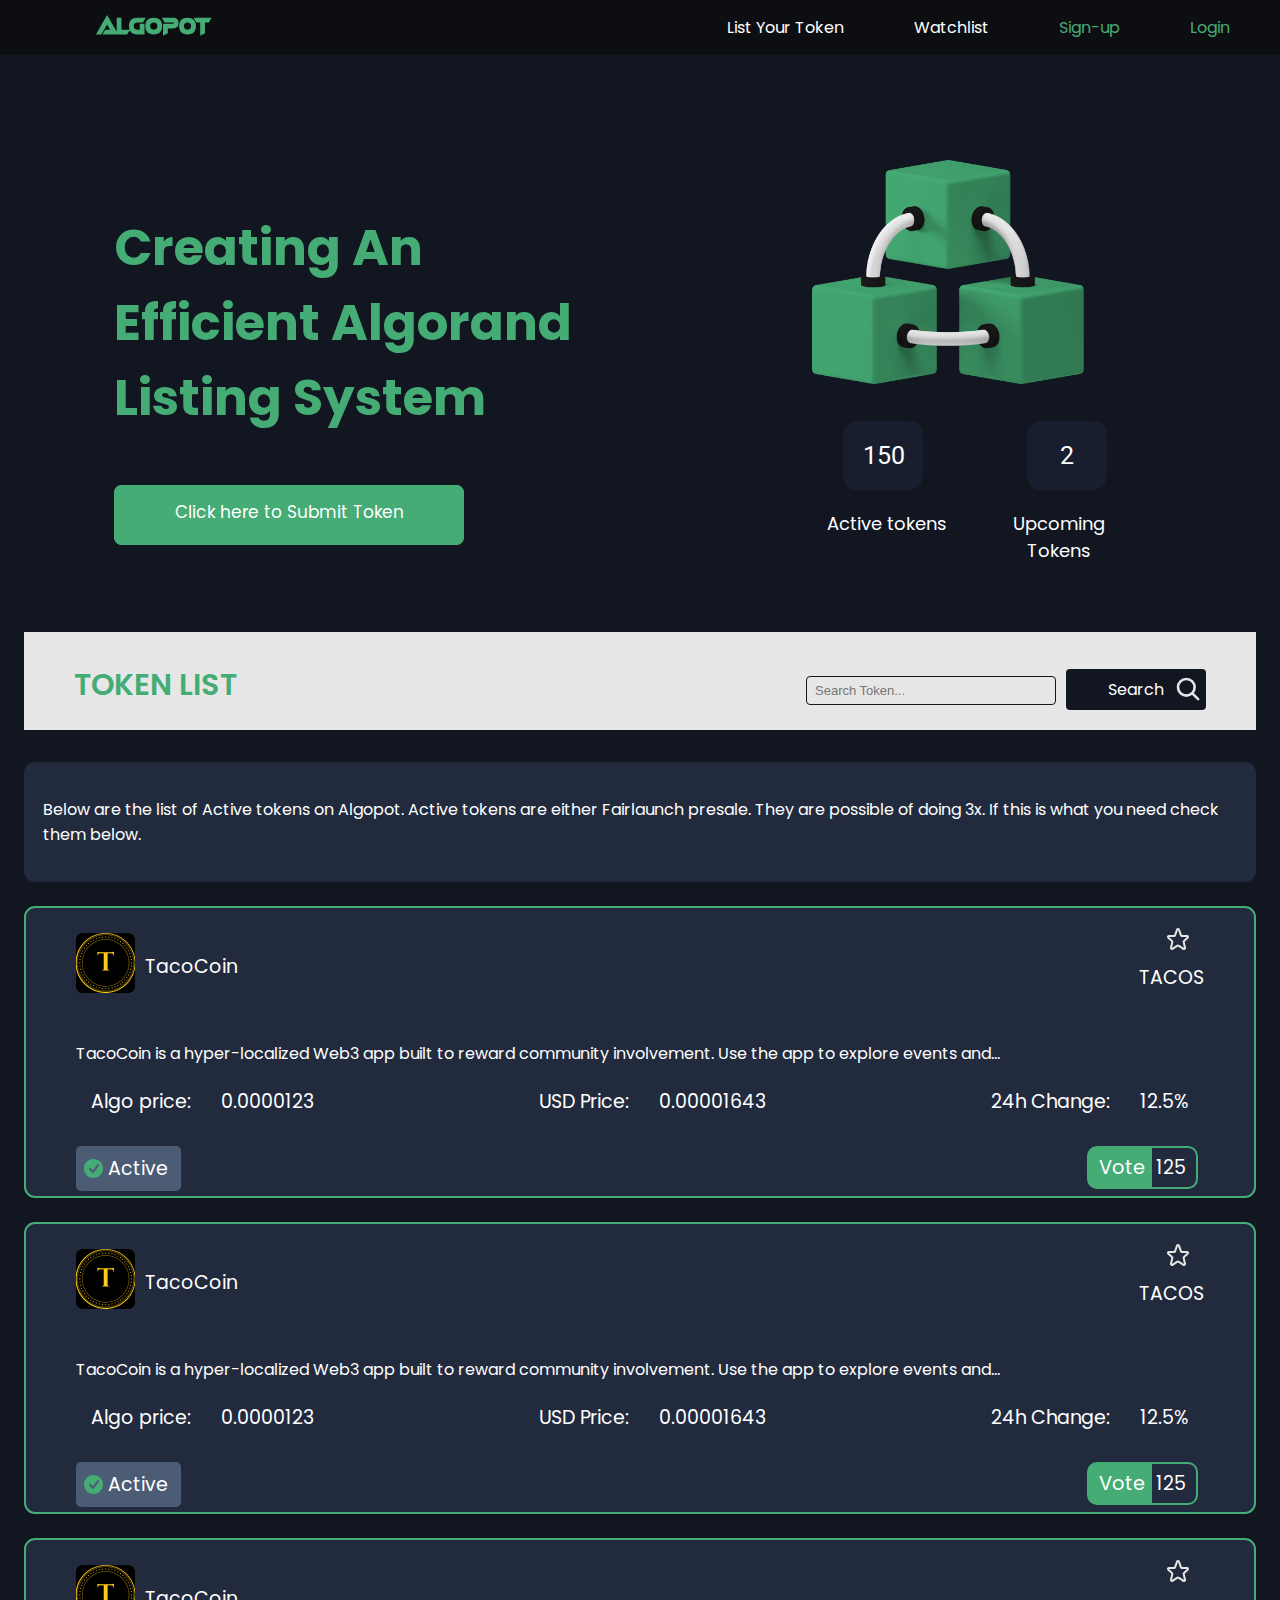
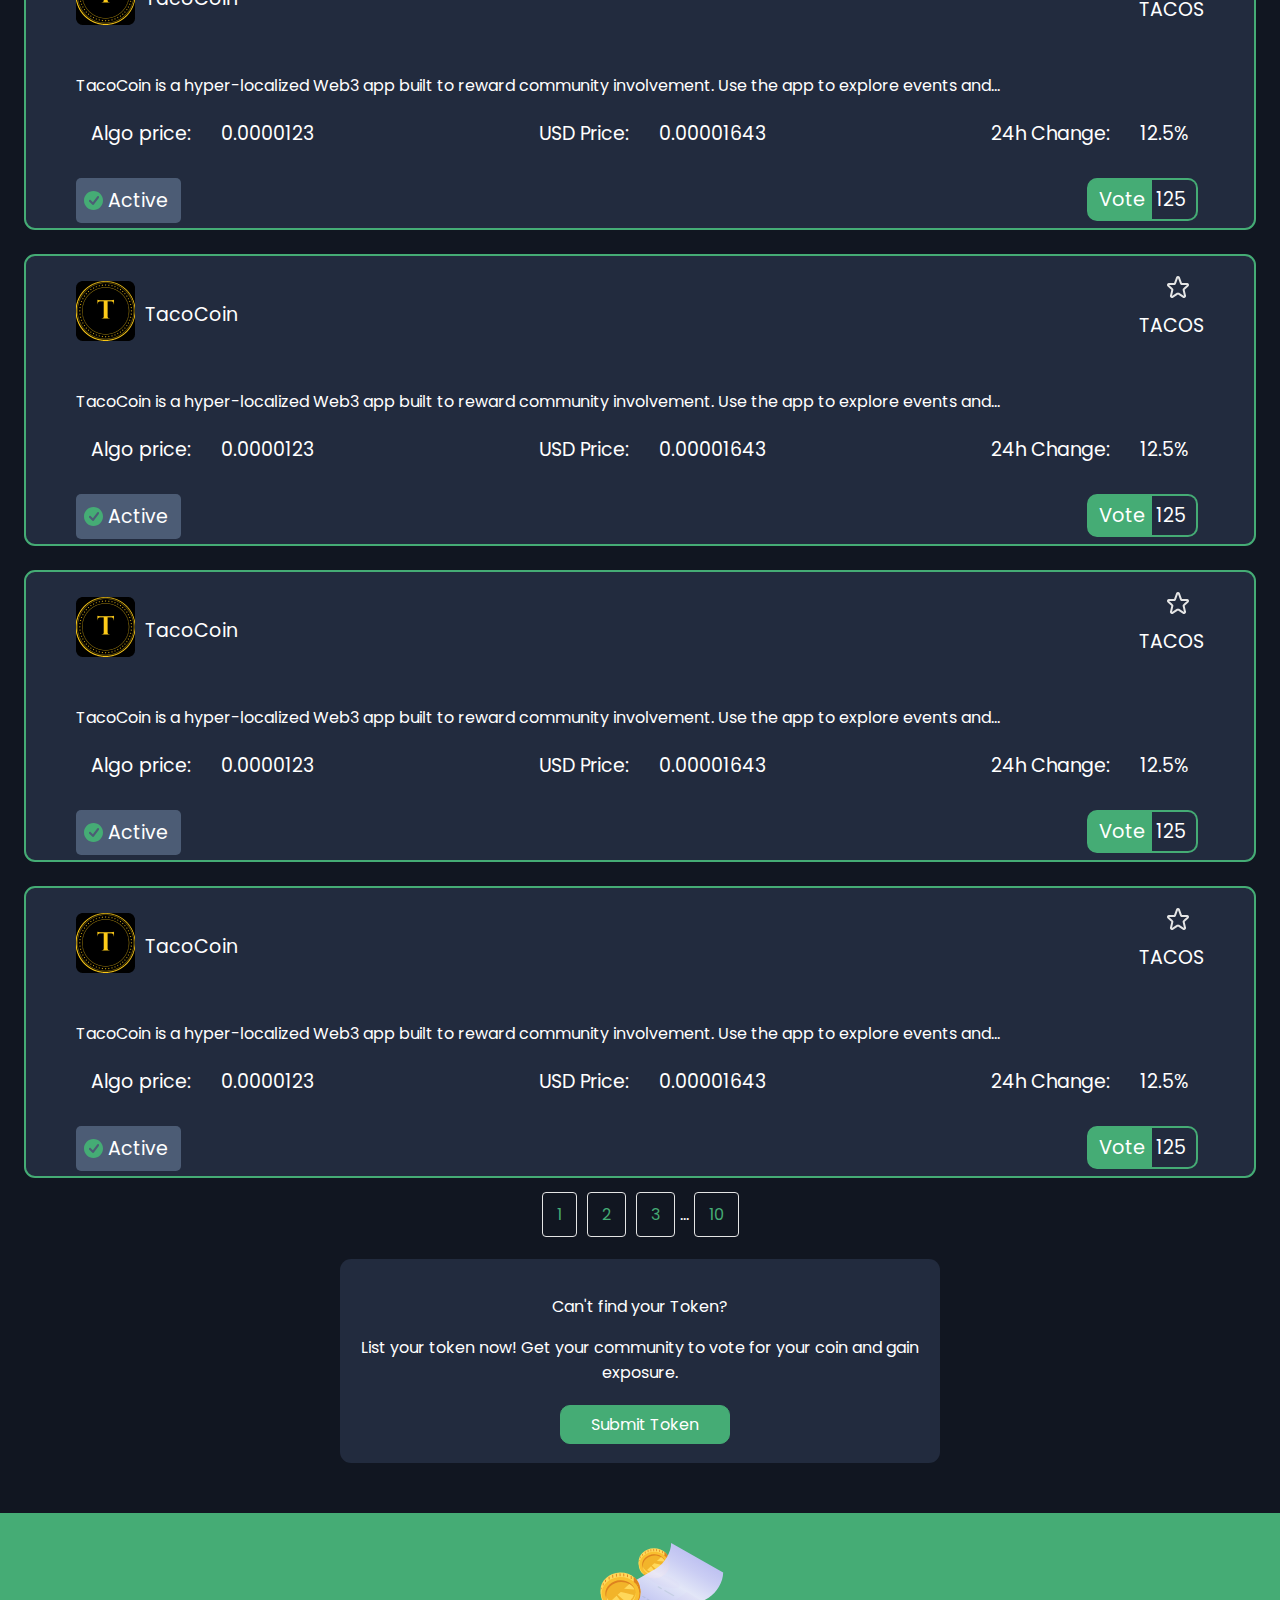
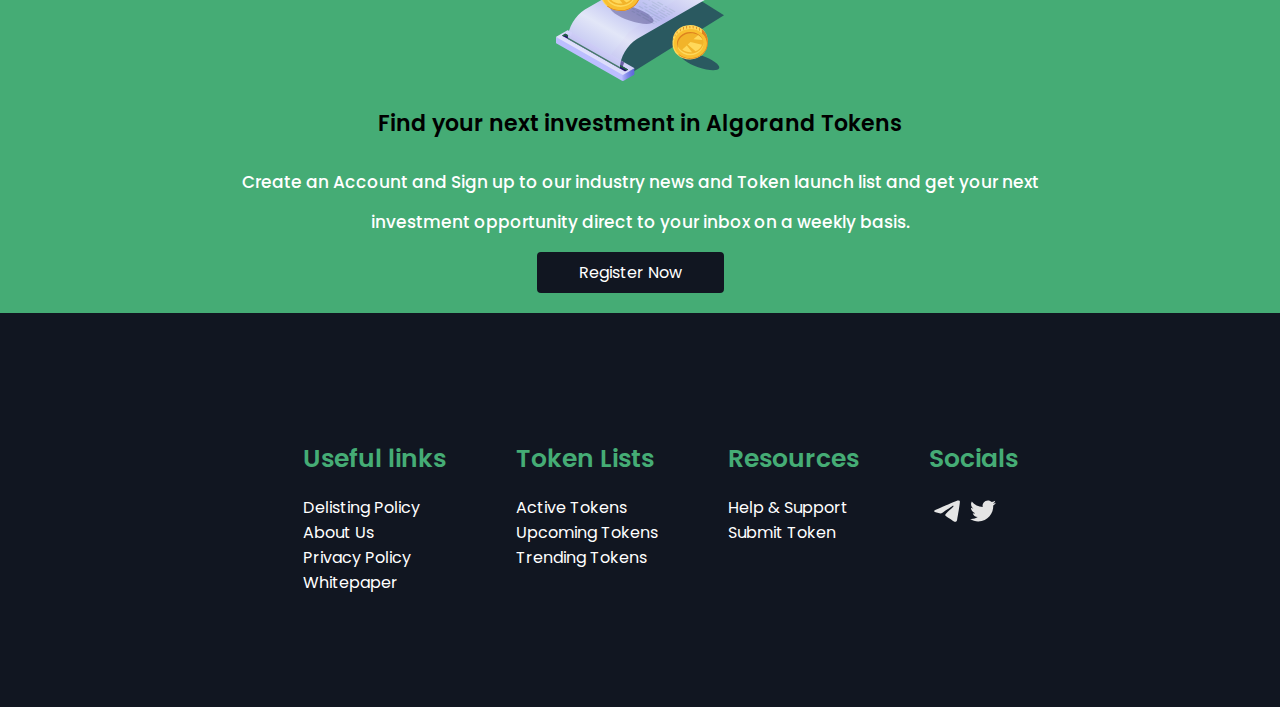
<file: Index.html>
<!DOCTYPE html>
<html lang="en">
<head>
    <meta charset="UTF-8">
    <meta http-equiv="X-UA-Compatible" content="IE=edge">
    <meta name="viewport" content="width=device-width, initial-scale=1.0">
    <title>Document</title>
    <link rel="preconnect" href="https://fonts.googleapis.com">
<link rel="preconnect" href="https://fonts.gstatic.com" crossorigin>
<link href="https://fonts.googleapis.com/css2?family=Poppins:ital,wght@0,100;0,200;0,300;0,400;0,500;0,600;0,700;0,800;0,900;1,100;1,200;1,300;1,400;1,500;1,600;1,700;1,800;1,900&family=Roboto:ital,wght@0,100;0,300;0,400;0,500;0,700;1,100;1,300;1,400;1,500&display=swap" rel="stylesheet">
   <link rel="stylesheet" href="ALGOPOT.css">
</head>
<body>
    <div class="wrapper">
        <nav>
                <ul>
                    <li id="svg"><img src="ALGOPOT.svg"></li>
                    <div class="navlist">
                    <li  class="navitem"><a href="#">List Your Token</a></li>
                    <li class="navitem"><a href="#">Watchlist</a></li>
                    <li><a href="#">Sign-up</a></li>
                    <li><a href="#">Login</a></li>
                    </div>
                    <button class="menu" onclick="xx()"><li ><img src="eva_menu-fill.svg"></li></button>
                </ul>
        </nav>
        <section>
    <div class="algogrid">
            <div class="algoicon"><img src="Group 159 (1).png"></div>

            <div class="algotext"><p>Creating An Efficient Algorand Listing System</p></div>

            <div class="algobutton"><button>Click here to Submit Token</button></div>
        <div class="algocards">
            <span><div class="algono">150</div><p>Active tokens</p></span>
            <span><div class="algono">2</div> <p>Upcoming <br>Tokens</p></div></span>
        </div>
    </div>
        <div class="algosearch"><div><p>TOKEN LIST</p></div><input type="search" placeholder="Search Token... "><img src="Group (1).svg"><Button>Search</Button></div>

        <div class="attext"><p>Below are the list of Active tokens on Algopot. Active tokens are either Fairlaunch presale.
             They are possible of doing 3x. If this is what you need check them below.</p></div>     
            <!--containers-->
             <div class="subcontainer">
                <div class="rowx">
                        <div class="logo-T"><img src="Rectangle 16.png" class="logo"><span id="ttext">TacoCoin</span></div>
                        <div class="svg-T"><img src="Vector.svg" class="svg"><p>TACOS</p></div>
                 </div>
                 <div class="ctext">
                          <p>TacoCoin is a hyper-localized Web3 app built to reward community involvement.   Use the app to explore events and...</p>
                 </div>
                 <div class="rows">
                            <div class="row"><span>Algo price:</span><span>0.0000123</span></div>
                            <div class="row"><span>USD Price:</span><span>0.00001643</span></div>
                            <div class="row"><span>24h Change:</span><span>12.5%</span></div>
                            
                 </div>
                 <div class="rowd"><span  class="active"><img src="Subtract.svg">Active</span><span><button class="vote">Vote</button><span id="voteno">125</span></span></div>
        
            </div>
            <!--2-->
            <div class="subcontainer">
                <div class="rowx">
                        <div class="logo-T"><img src="Rectangle 16.png" class="logo"><span id="ttext">TacoCoin</span></div>
                        <div class="svg-T"><img src="Vector.svg" class="svg"><p>TACOS</p></div>
                 </div>
                 <div class="ctext">
                          <p>TacoCoin is a hyper-localized Web3 app built to reward community involvement.   Use the app to explore events and...</p>
                 </div>
                 <div class="rows">
                            <div class="row"><span>Algo price:</span><span>0.0000123</span></div>
                            <div class="row"><span>USD Price:</span><span>0.00001643</span></div>
                            <div class="row"><span>24h Change:</span><span>12.5%</span></div>
                            
                 </div>
                 <div class="rowd"><span  class="active"><img src="Subtract.svg">Active</span><span><button class="vote">Vote</button><span id="voteno">125</span></span></div>
                
            </div>
            <!--3-->
            <div class="subcontainer">
                <div class="rowx">
                        <div class="logo-T"><img src="Rectangle 16.png" class="logo"><span id="ttext">TacoCoin</span></div>
                        <div class="svg-T"><img src="Vector.svg" class="svg"><p>TACOS</p></div>
                 </div>
                 <div class="ctext">
                          <p>TacoCoin is a hyper-localized Web3 app built to reward community involvement.   Use the app to explore events and...</p>
                 </div>
                 <div class="rows">
                            <div class="row"><span>Algo price:</span><span>0.0000123</span></div>
                            <div class="row"><span>USD Price:</span><span>0.00001643</span></div>
                            <div class="row"><span>24h Change:</span><span>12.5%</span></div>
                            
                 </div>
                 <div class="rowd"><span  class="active"><img src="Subtract.svg">Active</span><span><button class="vote">Vote</button><span id="voteno">125</span></span></div>
        
            </div>
            <!--4-->
            <div class="subcontainer">
                <div class="rowx">
                        <div class="logo-T"><img src="Rectangle 16.png" class="logo"><span id="ttext">TacoCoin</span></div>
                        <div class="svg-T"><img src="Vector.svg" class="svg"><p>TACOS</p></div>
                 </div>
                 <div class="ctext">
                          <p>TacoCoin is a hyper-localized Web3 app built to reward community involvement.   Use the app to explore events and...</p>
                 </div>
                 <div class="rows">
                            <div class="row"><span>Algo price:</span><span>0.0000123</span></div>
                            <div class="row"><span>USD Price:</span><span>0.00001643</span></div>
                            <div class="row"><span>24h Change:</span><span>12.5%</span></div>
                            
                 </div>
                 <div class="rowd"><span  class="active"><img src="Subtract.svg">Active</span><span><button class="vote">Vote</button><span id="voteno">125</span></span></div>
        
            </div>
            <!--5-->
            <div class="subcontainer">
                <div class="rowx">
                        <div class="logo-T"><img src="Rectangle 16.png" class="logo"><span id="ttext">TacoCoin</span></div>
                        <div class="svg-T"><img src="Vector.svg" class="svg"><p>TACOS</p></div>
                 </div>
                 <div class="ctext">
                          <p>TacoCoin is a hyper-localized Web3 app built to reward community involvement.   Use the app to explore events and...</p>
                 </div>
                 <div class="rows">
                            <div class="row"><span>Algo price:</span><span>0.0000123</span></div>
                            <div class="row"><span>USD Price:</span><span>0.00001643</span></div>
                            <div class="row"><span>24h Change:</span><span>12.5%</span></div>
                            
                 </div>
                 <div class="rowd"><span  class="active"><img src="Subtract.svg">Active</span><span><button class="vote">Vote</button><span id="voteno">125</span></span></div>
        
            </div>
            <!--6-->
            <div class="subcontainer">
                <div class="rowx">
                        <div class="logo-T"><img src="Rectangle 16.png" class="logo"><span id="ttext">TacoCoin</span></div>
                        <div class="svg-T"><img src="Vector.svg" class="svg"><p>TACOS</p></div>
                 </div>
                 <div class="ctext">
                          <p>TacoCoin is a hyper-localized Web3 app built to reward community involvement.   Use the app to explore events and...</p>
                 </div>
                 <div class="rows">
                            <div class="row"><span>Algo price:</span><span>0.0000123</span></div>
                            <div class="row"><span>USD Price:</span><span>0.00001643</span></div>
                            <div class="row"><span>24h Change:</span><span>12.5%</span></div>
                            
                 </div>
                 <div class="rowd"><span  class="active"><img src="Subtract.svg">Active</span><span><button class="vote">Vote</button><span id="voteno">125</span></span></div>
        
            </div>
            <div class="pagination">
             <div> <a class="pageone" href="#">1 </a></div>
             <div> <a class="pagetwo" href="#">2</a></div>
             <div  class="pagethree"> <a href="#">3</a></div>
             <div class="pageelip">...</div>
             <div> <a class="pagefour" href="#">10</a></div>
            </div>
            <div class="dttext ">
                <p>
                    Can't find your Token?
                </p>
                <div> List your token now!
                    Get your community to vote for your coin and gain exposure.</div>
                    <button class="button"> Submit Token</button>
            </div>
            <div class="prefooter">
                <div><img src="Asset 1 1.svg"  ></div>
                <p>Find your next investment in Algorand Tokens</p>
                <div class="txt">Create an Account and Sign up to our industry news and Token launch list
                    and get your next investment opportunity direct to your inbox on a weekly basis.</div>
                    <button> Register Now</button>
            </div>          
        </section>
        <footer>
            <div  class="fclass">
               
                <ul>
                    <li> <h1>Useful links</h1></li>
                    <li>Delisting Policy</li>
                    <li>About Us</li>
                    <li>Privacy Policy</li>
                    <li>Whitepaper</li>
                </ul>
            </div>
            <div class="fclass">
                
                <ul>
                    <li><h1>Token Lists</h1></li>
                    <li>Active Tokens</li>
                    <li>Upcoming Tokens</li>
                    <li>Trending Tokens</li>
                </ul>
            </div >
            <div class="fclass">
              
                <ul>
                    <li> <h1>Resources</h1></li>
                    <li>Help & Support</li>
                    <li>Submit Token</li>
                    
                </ul>
            </div>
            <div class="fclass">
                <ul>
                <h1>Socials</h1>
               <li><span><img src="telegram.svg"></span><span><img src="twitter.svg"></span></li>
            </ul>
            </div>
        </footer>
</div>
<script src="ALGOPOT.js" ></script>
</body>

</html>
</file>
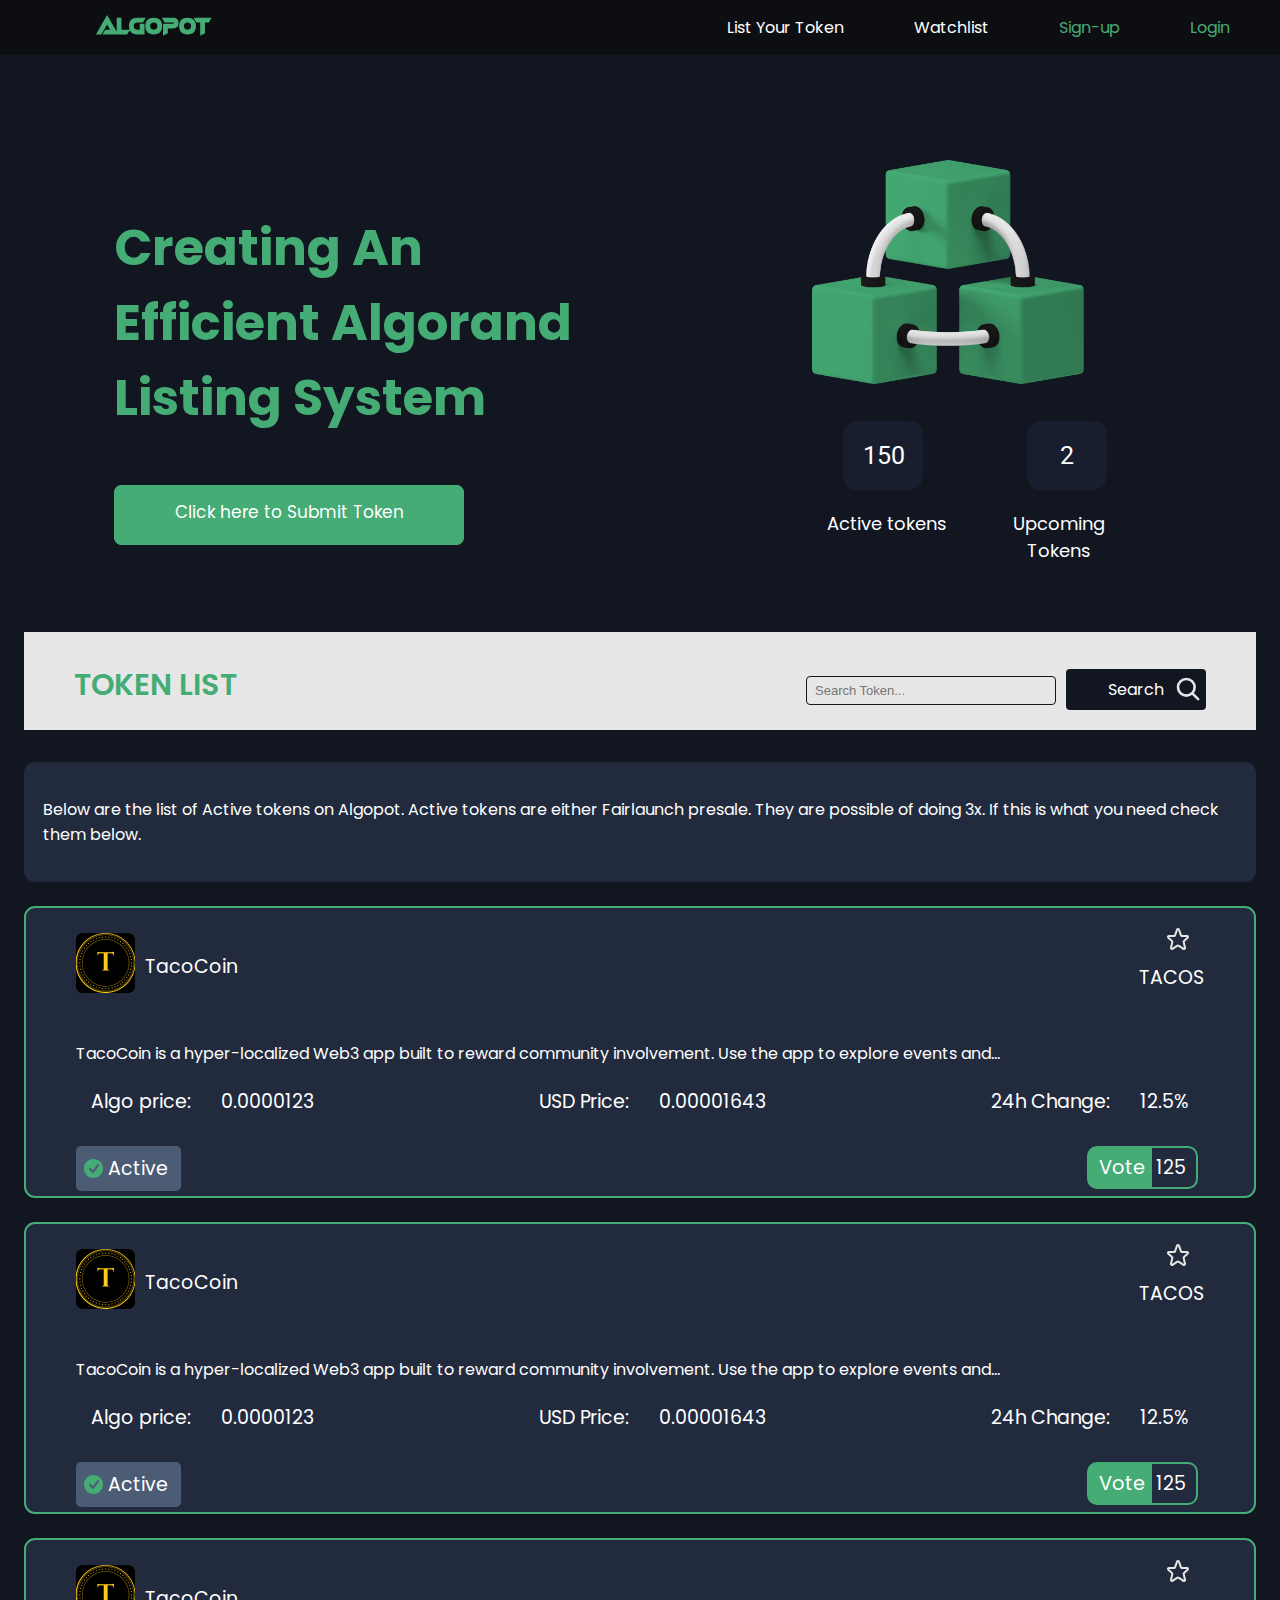
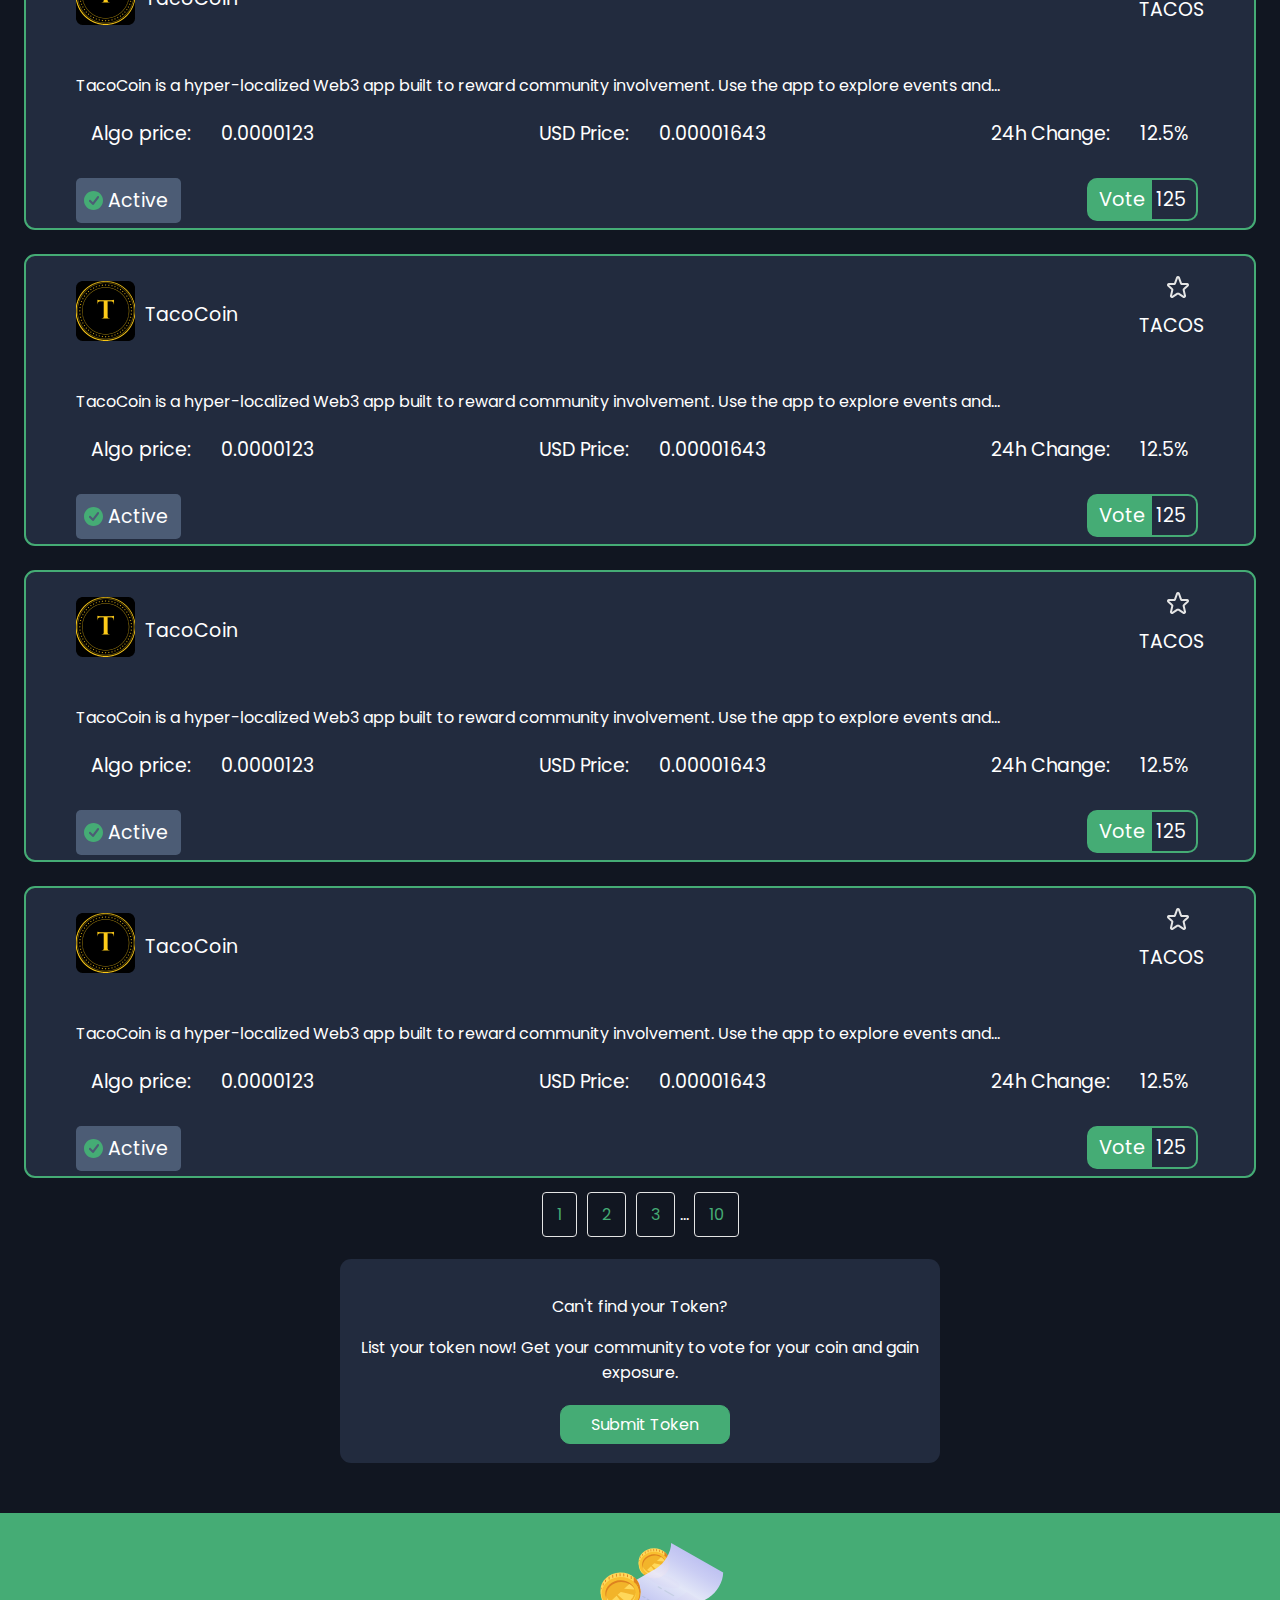
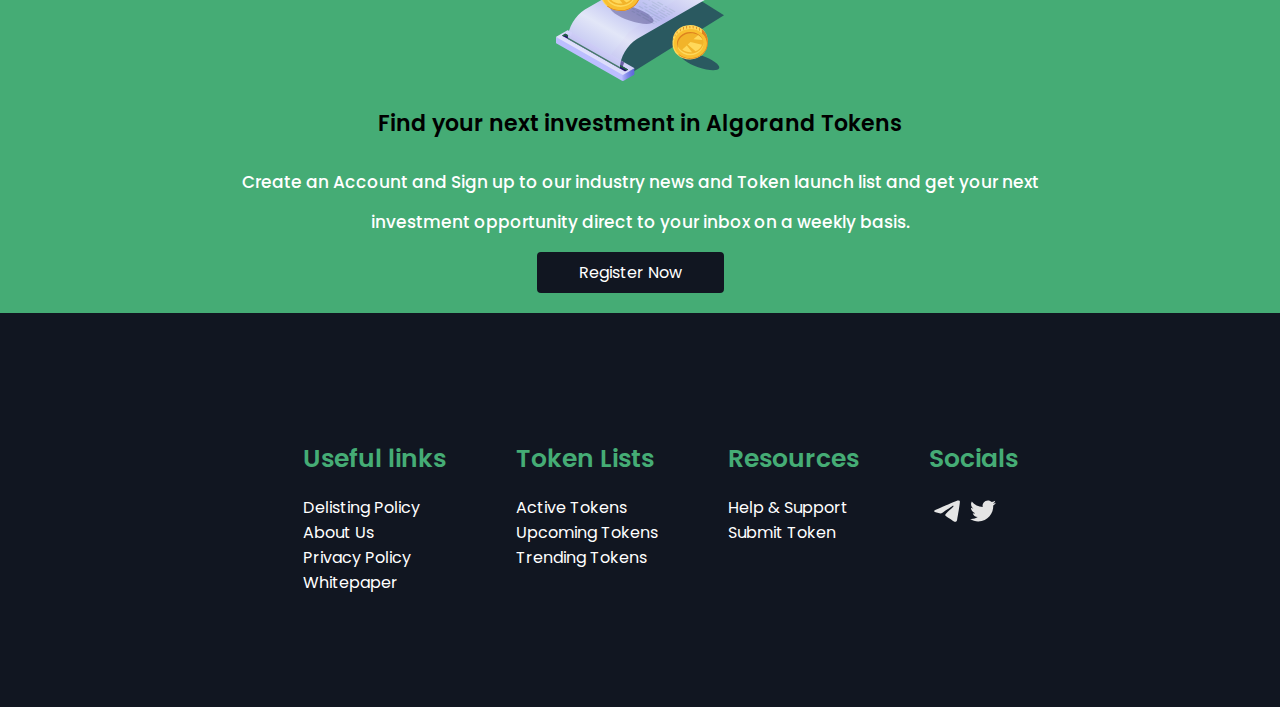
<file: ALGOPOT.html>
<!DOCTYPE html>
<html lang="en">
<head>
    <meta charset="UTF-8">
    <meta http-equiv="X-UA-Compatible" content="IE=edge">
    <meta name="viewport" content="width=device-width, initial-scale=1.0">
    <title>Document</title>
    <link rel="preconnect" href="https://fonts.googleapis.com">
<link rel="preconnect" href="https://fonts.gstatic.com" crossorigin>
<link href="https://fonts.googleapis.com/css2?family=Poppins:ital,wght@0,100;0,200;0,300;0,400;0,500;0,600;0,700;0,800;0,900;1,100;1,200;1,300;1,400;1,500;1,600;1,700;1,800;1,900&family=Roboto:ital,wght@0,100;0,300;0,400;0,500;0,700;1,100;1,300;1,400;1,500&display=swap" rel="stylesheet">
   <link rel="stylesheet" href="ALGOPOT.css">
</head>
<body>
    <div class="wrapper">
        <nav>
                <ul>
                    <li id="svg"><img src="ALGOPOT.svg"></li>
                    <div class="navlist">
                    <li  class="navitem"><a href="#">List Your Token</a></li>
                    <li class="navitem"><a href="#">Watchlist</a></li>
                    <li><a href="#">Sign-up</a></li>
                    <li><a href="#">Login</a></li>
                    </div>
                    <button class="menu" onclick="xx()"><li ><img src="eva_menu-fill.svg"></li></button>
                </ul>
        </nav>
        <section>
    <div class="algogrid">
            <div class="algoicon"><img src="Group 159 (1).png"></div>

            <div class="algotext"><p>Creating An Efficient Algorand Listing System</p></div>

            <div class="algobutton"><button>Click here to Submit Token</button></div>
        <div class="algocards">
            <span><div class="algono">150</div><p>Active tokens</p></span>
            <span><div class="algono">2</div> <p>Upcoming <br>Tokens</p></div></span>
        </div>
    </div>
        <div class="algosearch"><div><p>TOKEN LIST</p></div><input type="search" placeholder="Search Token... "><img src="Group (1).svg"><Button>Search</Button></div>

        <div class="attext"><p>Below are the list of Active tokens on Algopot. Active tokens are either Fairlaunch presale.
             They are possible of doing 3x. If this is what you need check them below.</p></div>     
            <!--containers-->
             <div class="subcontainer">
                <div class="rowx">
                        <div class="logo-T"><img src="Rectangle 16.png" class="logo"><span id="ttext">TacoCoin</span></div>
                        <div class="svg-T"><img src="Vector.svg" class="svg"><p>TACOS</p></div>
                 </div>
                 <div class="ctext">
                          <p>TacoCoin is a hyper-localized Web3 app built to reward community involvement.   Use the app to explore events and...</p>
                 </div>
                 <div class="rows">
                            <div class="row"><span>Algo price:</span><span>0.0000123</span></div>
                            <div class="row"><span>USD Price:</span><span>0.00001643</span></div>
                            <div class="row"><span>24h Change:</span><span>12.5%</span></div>
                            
                 </div>
                 <div class="rowd"><span  class="active"><img src="Subtract.svg">Active</span><span><button class="vote">Vote</button><span id="voteno">125</span></span></div>
        
            </div>
            <!--2-->
            <div class="subcontainer">
                <div class="rowx">
                        <div class="logo-T"><img src="Rectangle 16.png" class="logo"><span id="ttext">TacoCoin</span></div>
                        <div class="svg-T"><img src="Vector.svg" class="svg"><p>TACOS</p></div>
                 </div>
                 <div class="ctext">
                          <p>TacoCoin is a hyper-localized Web3 app built to reward community involvement.   Use the app to explore events and...</p>
                 </div>
                 <div class="rows">
                            <div class="row"><span>Algo price:</span><span>0.0000123</span></div>
                            <div class="row"><span>USD Price:</span><span>0.00001643</span></div>
                            <div class="row"><span>24h Change:</span><span>12.5%</span></div>
                            
                 </div>
                 <div class="rowd"><span  class="active"><img src="Subtract.svg">Active</span><span><button class="vote">Vote</button><span id="voteno">125</span></span></div>
                
            </div>
            <!--3-->
            <div class="subcontainer">
                <div class="rowx">
                        <div class="logo-T"><img src="Rectangle 16.png" class="logo"><span id="ttext">TacoCoin</span></div>
                        <div class="svg-T"><img src="Vector.svg" class="svg"><p>TACOS</p></div>
                 </div>
                 <div class="ctext">
                          <p>TacoCoin is a hyper-localized Web3 app built to reward community involvement.   Use the app to explore events and...</p>
                 </div>
                 <div class="rows">
                            <div class="row"><span>Algo price:</span><span>0.0000123</span></div>
                            <div class="row"><span>USD Price:</span><span>0.00001643</span></div>
                            <div class="row"><span>24h Change:</span><span>12.5%</span></div>
                            
                 </div>
                 <div class="rowd"><span  class="active"><img src="Subtract.svg">Active</span><span><button class="vote">Vote</button><span id="voteno">125</span></span></div>
        
            </div>
            <!--4-->
            <div class="subcontainer">
                <div class="rowx">
                        <div class="logo-T"><img src="Rectangle 16.png" class="logo"><span id="ttext">TacoCoin</span></div>
                        <div class="svg-T"><img src="Vector.svg" class="svg"><p>TACOS</p></div>
                 </div>
                 <div class="ctext">
                          <p>TacoCoin is a hyper-localized Web3 app built to reward community involvement.   Use the app to explore events and...</p>
                 </div>
                 <div class="rows">
                            <div class="row"><span>Algo price:</span><span>0.0000123</span></div>
                            <div class="row"><span>USD Price:</span><span>0.00001643</span></div>
                            <div class="row"><span>24h Change:</span><span>12.5%</span></div>
                            
                 </div>
                 <div class="rowd"><span  class="active"><img src="Subtract.svg">Active</span><span><button class="vote">Vote</button><span id="voteno">125</span></span></div>
        
            </div>
            <!--5-->
            <div class="subcontainer">
                <div class="rowx">
                        <div class="logo-T"><img src="Rectangle 16.png" class="logo"><span id="ttext">TacoCoin</span></div>
                        <div class="svg-T"><img src="Vector.svg" class="svg"><p>TACOS</p></div>
                 </div>
                 <div class="ctext">
                          <p>TacoCoin is a hyper-localized Web3 app built to reward community involvement.   Use the app to explore events and...</p>
                 </div>
                 <div class="rows">
                            <div class="row"><span>Algo price:</span><span>0.0000123</span></div>
                            <div class="row"><span>USD Price:</span><span>0.00001643</span></div>
                            <div class="row"><span>24h Change:</span><span>12.5%</span></div>
                            
                 </div>
                 <div class="rowd"><span  class="active"><img src="Subtract.svg">Active</span><span><button class="vote">Vote</button><span id="voteno">125</span></span></div>
        
            </div>
            <!--6-->
            <div class="subcontainer">
                <div class="rowx">
                        <div class="logo-T"><img src="Rectangle 16.png" class="logo"><span id="ttext">TacoCoin</span></div>
                        <div class="svg-T"><img src="Vector.svg" class="svg"><p>TACOS</p></div>
                 </div>
                 <div class="ctext">
                          <p>TacoCoin is a hyper-localized Web3 app built to reward community involvement.   Use the app to explore events and...</p>
                 </div>
                 <div class="rows">
                            <div class="row"><span>Algo price:</span><span>0.0000123</span></div>
                            <div class="row"><span>USD Price:</span><span>0.00001643</span></div>
                            <div class="row"><span>24h Change:</span><span>12.5%</span></div>
                            
                 </div>
                 <div class="rowd"><span  class="active"><img src="Subtract.svg">Active</span><span><button class="vote">Vote</button><span id="voteno">125</span></span></div>
        
            </div>
            <div class="pagination">
             <div> <a class="pageone" href="#">1 </a></div>
             <div> <a class="pagetwo" href="#">2</a></div>
             <div  class="pagethree"> <a href="#">3</a></div>
             <div class="pageelip">...</div>
             <div> <a class="pagefour" href="#">10</a></div>
            </div>
            <div class="dttext ">
                <p>
                    Can't find your Token?
                </p>
                <div> List your token now!
                    Get your community to vote for your coin and gain exposure.</div>
                    <button class="button"> Submit Token</button>
            </div>
            <div class="prefooter">
                <div><img src="Asset 1 1.svg"  ></div>
                <p>Find your next investment in Algorand Tokens</p>
                <div class="txt">Create an Account and Sign up to our industry news and Token launch list
                    and get your next investment opportunity direct to your inbox on a weekly basis.</div>
                    <button> Register Now</button>
            </div>          
        </section>
        <footer>
            <div  class="fclass">
               
                <ul>
                    <li> <h1>Useful links</h1></li>
                    <li>Delisting Policy</li>
                    <li>About Us</li>
                    <li>Privacy Policy</li>
                    <li>Whitepaper</li>
                </ul>
            </div>
            <div class="fclass">
                
                <ul>
                    <li><h1>Token Lists</h1></li>
                    <li>Active Tokens</li>
                    <li>Upcoming Tokens</li>
                    <li>Trending Tokens</li>
                </ul>
            </div >
            <div class="fclass">
              
                <ul>
                    <li> <h1>Resources</h1></li>
                    <li>Help & Support</li>
                    <li>Submit Token</li>
                    
                </ul>
            </div>
            <div class="fclass">
                <ul>
                <h1>Socials</h1>
               <li><span><img src="telegram.svg"></span><span><img src="twitter.svg"></span></li>
            </ul>
            </div>
        </footer>
</div>
<script src="ALGOPOT.js" ></script>
</body>

</html>
</file>
<file: ALGOPOT.css>
:root{
    --background: #111621;
    --box-color: #222B3E;
    --active-color:#4C5C75;
    --text-color: #45AC75;
    --card: #222B3E69;
    --search-color: #222B3E;

}
*,*::before,*::after{
    box-sizing: border-box;
}
body{
    background-color: #111621;
    margin:6rem  2rem;
}
nav ul{
    position: absolute;
    left: 0;
    top: 0;
    list-style-type: none;
    padding: 15px 15px;
    width: 100%;
    margin: 0;
    background-color: #0D0E12;
    display: flex;
}
.navlist{
    display: flex;
    
}
.navitem a{
color: white;
}
li a{
    text-decoration: none;
    font-family: 'poppins';
    padding:  0 35px;
    color: #45AC75;
}
#svg
{
    margin-right: auto;
}


.menu{
    display: none;
}
.algogrid{
    text-align: center;
}
.algotext{
    font-family: Poppins;
    font-size: 24px;
    font-weight: 600;
    line-height: 36px;
    color: var(--text-color);
}
.algobutton button{
    background: #45AC75;
    color: white;
    border: 1px solid #45AC75;
    padding: 12px 38px;
    border-radius: 7px;
    font-family: Poppins;
    font-size: 17px;
    margin-bottom:22px ;
}
.algocards{
    display: flex;
    justify-content: space-around;
    color: white;
    font-family: 'poppins';
    font-size: 18px;
    margin-bottom: 50px;
}

.algono{
    background-color: var(--card);
    width: 104px;
    padding: 20px 0;
    border-radius: 14px;
    font-family:Roboto;
    font-size: 36px;
    color: white;
    margin-bottom: 20px;
}
.algosearch input{
    color: rgba(255, 255, 255, 0.712);
    width: 100%;
    background-color: var(--search-color);
    border: 1px solid #3A404D;
    border-radius: 28px;
    font-size: 18px;
    padding: 12px 0 9px 28px;
}
.algosearch img{
    position: absolute;
    right: 40px;
    margin-top: 10px;
}
.attext{
    color: white;
    font-family: "poppins";
    background-color:  #222B3E;
    margin-top: 32px;
    padding: 19px;
    border-radius: 11px;
    margin-bottom: 10px;
}
.subcontainer{
    color: white;
    background-color: #222B3E;
    border: 2px solid #45AC75;
    font-family: 'poppins';
    padding: 1.5em;
    border-radius: 11px;
    display: grid;
    margin: 24px 0;
}
.rowx{
    display: flex;
    justify-content: space-between;
    align-items: center;
    font-size: 17px;
    flex-wrap: wrap;
}
.algosearch p{
    display: none;
}
.algosearch button{
    display: none;
}


.row{
    display:flex;
    justify-content: space-between;
    
    padding: 5px 0;
    font-size: 19px;
}
.rowd{
    display:flex;
    justify-content: space-between;
    padding: 5px 0;
    font-size: 19px;
}


#ttext{
position: relative;
bottom: 20px;
left: 10px;
}
.svg{
    margin-left: 27px;
    
}
.svg-T p{
    position: relative;
    bottom: 14px;
}
.active{
    background-color: var(--active-color);
    padding: 8px 13px;
    border-radius: 5px;
}
.active img{
    position: relative;
    top: 3px;
    right: 5px;
}
.vote{
    font-family: 'poppins';
    font-size: 19.36px;
    color: white;
    background-color:  #45AC75;
    border: 2.23px solid #45AC75;
    border-radius: 10px 0px 0 10px ;
    padding: 5px 5px 5px 10px;
}
#voteno{
    position: relative;
    right: 6px;
    border: 2.23px solid #45AC75;
    border-radius: 0px 10px 10px 0px;
    border-left: none;
    padding: 6px 10px 6px 10px ;
}
.pagination{
    text-align: center;
    display: flex;
    justify-content: center;
    color: white;
    text-decoration: none;
    font-family: 'poppins';
    
}
.pagination a{
    color: var(--text-color);
    text-decoration: none;
    border: 1.21px solid #E5E5E5;
   padding: 10px 14px;
   border-radius: 4px;
   margin: 5px;
   min-width: 30px;
}

.pagination a:focus{
    background: #45AC7580;
    color: white;
}
.pageelip a{
    border: none;
}
.dttext{
    color: white;
    font-family: "poppins";
    background-color:  #222B3E;
    margin: 32px auto 10px auto;
    padding: 19px;
    border-radius: 11px;
    margin-bottom: 10px;
    max-width:  600px;
    text-align: center;
    
}
.prefooter{
    background: #45AC75;
    max-width: 100%;
    margin: 40px 0;
    left: 0;
    right: 0;
    position: absolute;
    text-align: center;
    padding-bottom: 20px;
}
.prefooter p{
    font-family: 'poppins';
font-size: 22px;
font-style: normal;
font-weight: 600;
line-height: 33px;
letter-spacing: 0em;
text-align: center;

}
.prefooter img{
    width: auto;
    margin-top: 30px;
    
}
.prefooter .txt{
    font-family: 'poppins';
font-size: 17px;
font-style: normal;
font-weight: 500;
line-height: 40px;
letter-spacing: 0em;
text-align: center;
padding: 0 200px;
color: white;
margin-bottom: 10px;

}
.prefooter button{
    margin: 0 30px;
    background: #111621;
    color: white;
    font-family: 'poppins';
    border: 2px solid #111621;
    padding: 6px 40px ;
    border-radius: 4px;
   margin-left: 10px;
    font-size: 16px;
}
.button{
        background: var(--text-color);
        color: white;
        font-family: 'poppins';
        border: 1px solid var(--text-color);
        padding: 6px 30px ;
        border-radius: 10px;
       margin-left: 10px;
        font-size: 16px;
        margin-top: 20px;
}
footer{
    margin-top: 35rem;
    position: relative;
    bottom: 0;
    display: flex;
    justify-content: center;
    flex-wrap: wrap;
    color: white;
    font-family: 'poppins';
    column-gap: 30px;
    row-gap: 60px;
}
footer li{
    list-style-type: none;
}
footer h1{
    font-family: Poppins;
    font-size: 25px;
    font-style: normal;
    font-weight: 600;
    line-height: 38px;
    letter-spacing: 0em;
    text-align: left;
    color: var(--text-color);        
}
footer  img{
    padding: 5px;
}
@media all and (min-width:500px){
    body{
        margin: 6rem 1.5rem;
    }
    .rows{
        display: flex;
        justify-content: space-between;
        flex-wrap: wrap;
    }
    .rowx{
        font-size: 19px;
    }
    .subcontainer{
        padding: 0 50px;
    }
    .row span{
        padding: 0 15px;
        margin-bottom: 20px;
    }
    .svg{
       margin-top: 20px;
    }
   

}
@media all  and (min-width:800px) {
    section{
        margin-top: 10rem;
    }
    .algosearch{
        display: flex;
        width: 100%;
        background-color:  #E7E7E7;
        align-items: baseline;
        
        padding: 30px 50px 20px 50px ;
    }
    .algosearch input{
     color: #333232d2;
    width: 250px;
    background-color:  #E7E7E7;
    border-radius: 4px;
    font-size: 13px;
    padding: 6px 8px;
    border: 1px solid #111621;
    margin-left: auto;
    
    }
    .algosearch img{
        z-index: 2;
        margin-top: 15px;
        right: 80px;
        

    }
    .algosearch p{
        display: inline;
        font-family: Poppins;
        color: #45AC75;
        font-size: 30px;
        font-weight: 600;
        text-align: center;
        padding: 0;
        margin-right: auto;

    }
    .algosearch button{
        display: block;
        background: #111621;
        color: white;
        font-family: 'poppins';
        border: 2px solid #111621;
        padding: 6px 40px ;
        border-radius: 4px;
       margin-left: 10px;
        font-size: 16px;
    }
    .algogrid{
        display: flex;
        flex-wrap: wrap;
        justify-content: center;
    }
    .algoicon{
        order: 2;
        width: 50%;

    }
    .algoicon img{
        width: 17rem;
       
    }
    .algotext{
        font-family: 'Poppins';
        font-size: 50px;
        padding: 0 40px 0 90px;
        font-weight: 700;
        line-height: 75px;
        letter-spacing: 0em;
        text-align: left;

        color: var(--text-color);
        order: 1;
        width: 50%;
    }
    .algobutton{
        background: #45AC75;
        color: white;
        border: 1px solid #45AC75;
        padding: 0px 0px;
        border-radius: 7px;
        font-family: Poppins;
        font-size: 19px;
        width: 350px;
        height: 60px;
        order: 3;
        align-self: baseline;
        margin-right: auto;
        margin-left: 90px;
    }
    .algocards{
        color: white;
        font-family: 'poppins';
        font-size: 18px;
        margin-bottom: 50px;
        order:4 ;
        justify-self: center;
       margin-top: -4rem;
        position: relative;
        margin-left: auto;
        margin-right: auto;
        
    }
    .algocards p{
        margin-left: 4rem;
    }
    .algono{
        background-color: var(--card);
        width: 80px;
        padding: 20px 20px;
        border-radius: 14px;
        font-family:Roboto;
        font-size: 25px;
        color: white;
        margin:0px 0px 20px 80px;
        
    }
    nav li:first-child{
        margin-left: 80px;
    }
    .dttext{
        width: auto;
    }
  

 
}
@media all  and (max-width:800px){
    .navlist  {
        position: absolute;
        display: flex;
        flex-direction: column;
        width: 100%;
        color: white;
        font-size: 20px;
        background-color: #0D0E12;
        text-align: center;
        top: 3.5rem;
        margin:  0;
        opacity: 0;
        left: 0;
        border-top: 2px solid var(--text-color);
        padding: 1rem 0;
        transition: opacity 0.25s ease-in;
        pointer-events: none;
        
    }
    .navlist li{
        margin: 5px 0;
    }
    .navlist.active{
        opacity: 1;
        pointer-events: all;
      
    }
  .navlist.active.menu{
      opacity: 1;
  }
  
  
    .navlist li:hover{
        background-color: #3A404d;
        margin: 5px 8px;
        border-radius: 6px;
    }
    .navitem{
        margin: 0;
        
    }
    .menu {
        position: absolute;
        display: block;
        right: 1rem;
        background-color: transparent;
        border: none;
        cursor: pointer;
        z-index: 100;
    }
    .prefooter .txt{
        font-family: 'poppins';
    font-size: 17px;
    font-style: normal;
    font-weight: 500;
    line-height: 40px;
    letter-spacing: 0em;
    text-align: center;
    padding: 0 30px;
    color: white;
    margin-bottom: 10px;
    
    }
    footer{
        margin-top: 38rem;
        position: relative;
        bottom: 0;
        display: flex;
        justify-content: flex-start;
        text-align: left;
        flex-wrap: wrap;
        gap: 10px;
        margin-left: -3rem;
    }
    .algoicon{
        
        width: 60%;

    }
    .algoicon img{
        width: 12rem
    }
    .algogrid{
        display: flex;
        flex-wrap: wrap;
        justify-content: center;
    }
    .algobutton{
        margin-right: 20px;
    }
    .algono{
        margin: 0 20px;
    }

}
</file>
